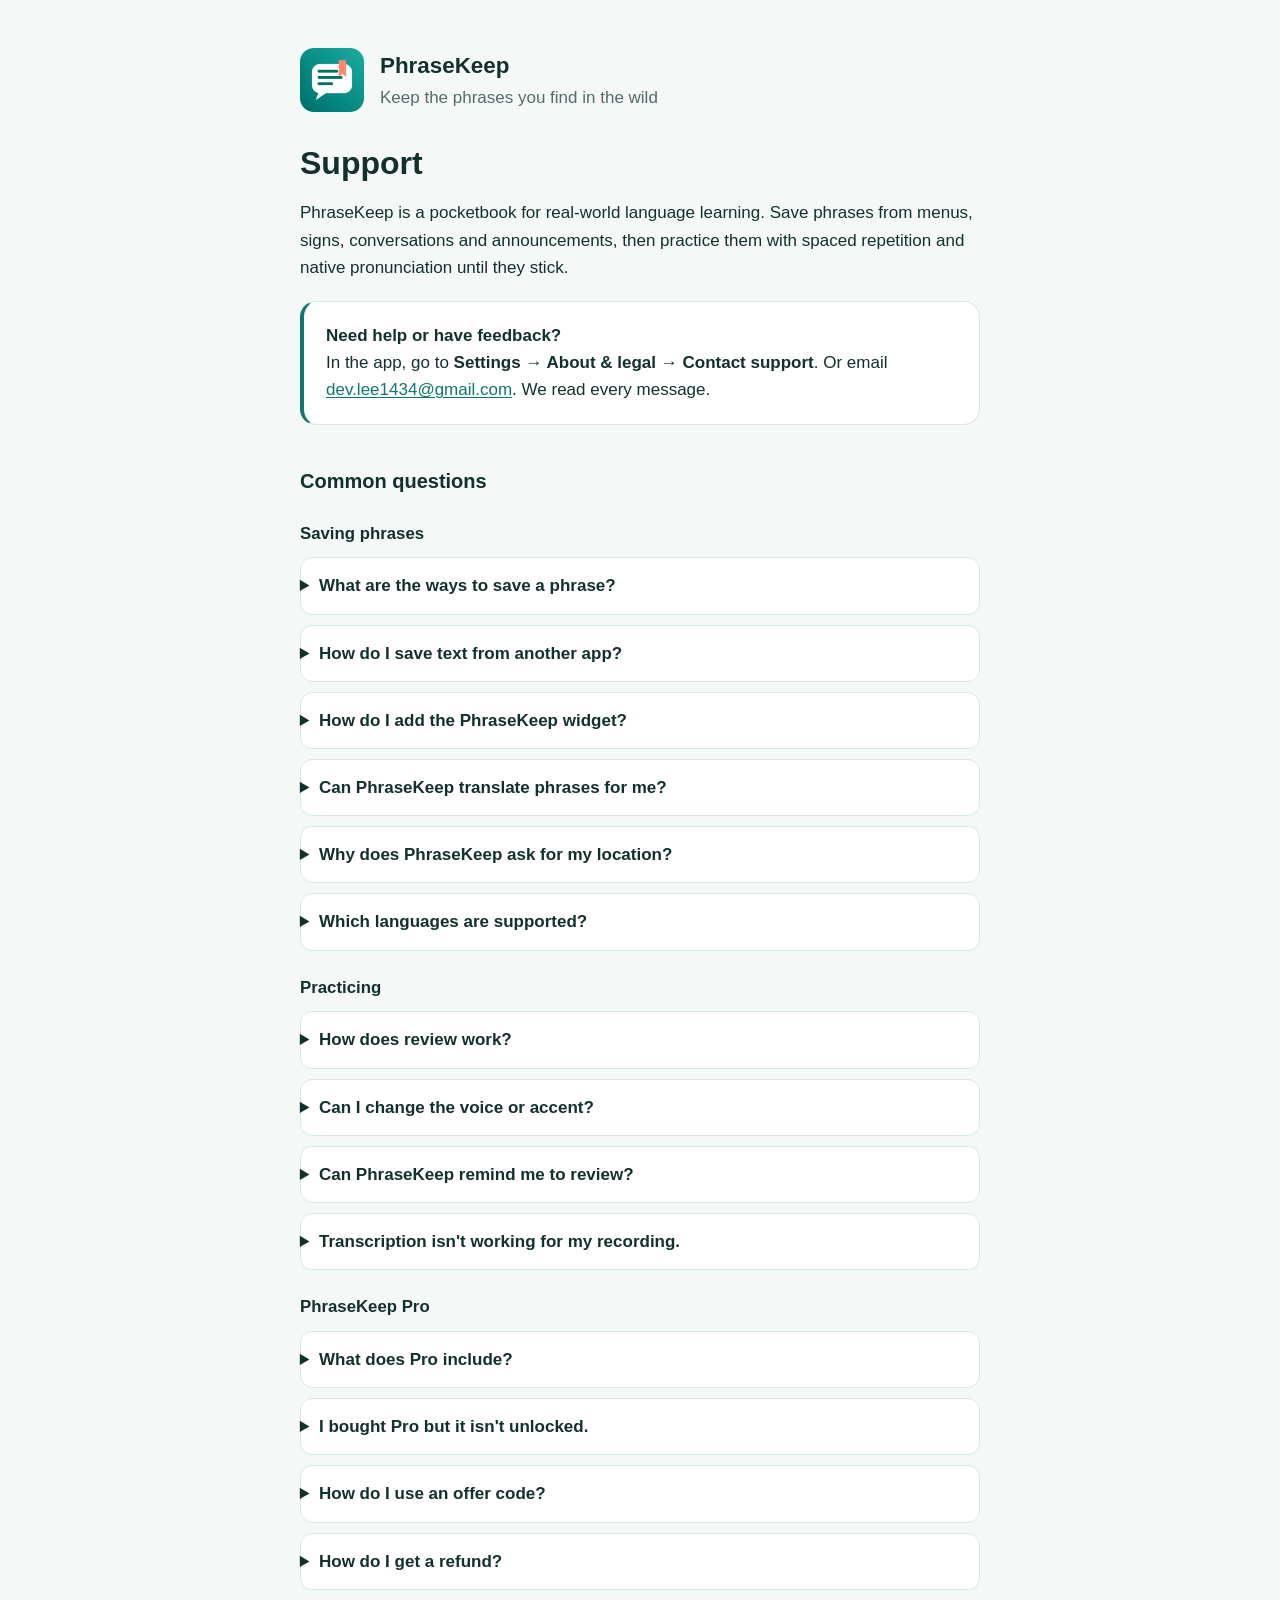
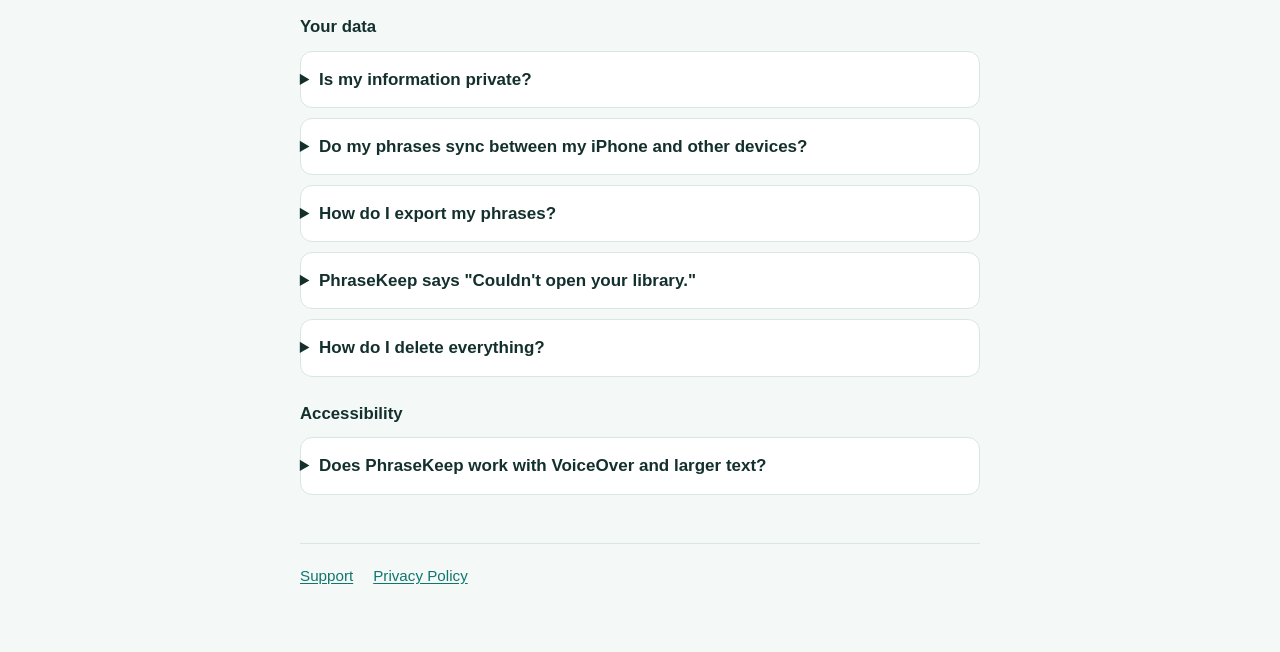
<file: index.html>
<!doctype html>
<html lang="en">
<head>
  <meta charset="utf-8">
  <meta name="viewport" content="width=device-width, initial-scale=1">
  <title>PhraseKeep – Support</title>
  <meta name="description" content="Help and answers for PhraseKeep, the pocketbook for phrases you find while living in or traveling to a new country.">
  <meta name="color-scheme" content="light dark">
  <link rel="icon" href="icon.png">
  <link rel="apple-touch-icon" href="icon.png">
  <link rel="stylesheet" href="style.css">
</head>
<body>
<main>
  <header>
    <img src="icon.png" alt="">
    <div>
      <p class="name">PhraseKeep</p>
      <p class="tagline">Keep the phrases you find in the wild</p>
    </div>
  </header>

  <h1>Support</h1>
  <p>PhraseKeep is a pocketbook for real-world language learning. Save phrases from menus, signs, conversations and announcements, then practice them with spaced repetition and native pronunciation until they stick.</p>

  <div class="card">
    <strong>Need help or have feedback?</strong><br>
    In the app, go to <span class="path">Settings → About &amp; legal → Contact support</span>. Or email
    <a href="mailto:dev.lee1434@gmail.com">dev.lee1434@gmail.com</a>. We read every message.
  </div>

  <h2>Common questions</h2>

  <h3>Saving phrases</h3>

  <details>
    <summary>What are the ways to save a phrase?</summary>
    <p>Tap <strong>+</strong> in the top corner and choose:</p>
    <ul>
      <li><strong>Type</strong>: with a bar of accented letters for your language, so you don't need another keyboard.</li>
      <li><strong>Camera</strong> or <strong>Photo</strong>: PhraseKeep reads the text in the picture. Tap the lines you want to keep.</li>
      <li><strong>Listen</strong>: records what you hear and writes it down as you go. The recording is kept so you can replay how a local said it.</li>
      <li><strong>Audio</strong>: pick a voice memo or other audio file to transcribe.</li>
    </ul>
    <p>Each phrase can have a translation, a note, a category (like Dining or Transit) and the place you found it.</p>
  </details>

  <details>
    <summary>How do I save text from another app?</summary>
    <p>Select the text in Safari, Messages, Notes or almost any app, tap <strong>Share</strong>, then <strong>PhraseKeep</strong>. Add a translation if you like and tap Save. The phrase appears in your library the next time you open PhraseKeep.</p>
    <p>Don't see PhraseKeep in the share sheet? Scroll the row of apps to the end, tap <strong>More</strong>, and turn it on.</p>
  </details>

  <details>
    <summary>How do I add the PhraseKeep widget?</summary>
    <p>Touch and hold an empty spot on your Home Screen, tap <strong>Edit → Add Widget</strong>, and choose <strong>PhraseKeep</strong>. There are small, medium and large sizes. To customize one, touch and hold it and tap <strong>Edit Widget</strong>: choose your main capture method (Type, Camera, Photo, Listen or Audio file) and whether to show phrases due and your recent phrases.</p>
  </details>

  <details>
    <summary>Can PhraseKeep translate phrases for me?</summary>
    <p>Yes. Set <span class="path">Settings → Learning &amp; audio → Translate into</span> to your own language, and new phrases are translated automatically using Apple's on-device translation. A language may download once the first time. Anything you type in the translation yourself is never overwritten.</p>
  </details>

  <details>
    <summary>Why does PhraseKeep ask for my location?</summary>
    <p>So it can remember where you found each phrase, like "Boulangerie, Lyon". It's optional: turn it off in <span class="path">Settings → Capture</span>, or decline the permission. Everything else still works.</p>
  </details>

  <details>
    <summary>Which languages are supported?</summary>
    <p>Arabic, Catalan, Chinese (Cantonese, Mandarin Simplified and Traditional), Croatian, Czech, Danish, Dutch (Netherlands and Belgium), English (US, UK, Australia, Canada, India, Ireland, New Zealand and South Africa), Finnish, French (France, Belgium, Canada and Switzerland), German (Germany, Austria and Switzerland), Greek, Hebrew, Hindi, Hungarian, Indonesian, Italian (Italy and Switzerland), Japanese, Korean, Malay, Norwegian, Polish, Portuguese (Brazil and Portugal), Romanian, Russian, Slovak, Spanish (Spain, Mexico, Latin America and the United States), Swedish, Thai, Turkish, Ukrainian and Vietnamese.</p>
    <p>Choose the language you're learning in <span class="path">Settings → Learning &amp; audio</span>. Picking a regional accent means recordings are transcribed for that accent. You can also change the language of any single phrase.</p>
  </details>

  <h3>Practicing</h3>

  <details>
    <summary>How does review work?</summary>
    <p>PhraseKeep uses spaced repetition: phrases come back just before you'd forget them. After each card, tap <strong>Again</strong>, <strong>Hard</strong>, <strong>Good</strong> or <strong>Easy</strong>. Each button shows when you'll see the phrase next. Phrases you miss come back later in the same session.</p>
  </details>

  <details>
    <summary>Can I change the voice or accent?</summary>
    <p>Yes. Go to <span class="path">Settings → Learning &amp; audio → Voice &amp; accent</span> to choose any voice installed for your language, including other regions (for example a Canadian voice for French). PhraseKeep uses your iPhone's built-in voices, so to get more natural ones or more accents, download Enhanced or Premium voices in <span class="path">iOS Settings → Accessibility → Spoken Content → Voices</span>. They appear in PhraseKeep once downloaded. You can also change the speed, and turn on <strong>Auto-play pronunciation in Review</strong>.</p>
  </details>

  <details>
    <summary>Can PhraseKeep remind me to review?</summary>
    <p>Yes. Turn on <span class="path">Settings → Notifications → Daily review reminder</span> and pick a time. You'll only get a reminder on days when phrases are due, with how many are waiting. Tap it to go straight to Review.</p>
  </details>

  <details>
    <summary>Transcription isn't working for my recording.</summary>
    <p>Make sure PhraseKeep can use speech recognition in <span class="path">iOS Settings → PhraseKeep</span>. Some languages are transcribed on your iPhone and others need an internet connection. Your recording is saved either way, so you can type the phrase yourself.</p>
  </details>

  <h3>PhraseKeep Pro</h3>

  <details>
    <summary>What does Pro include?</summary>
    <p>Pro is a one-time purchase, not a subscription. It adds:</p>
    <ul>
      <li>the <strong>pronunciation coach</strong>, which compares your intonation with a native speaker's</li>
      <li><strong>Anki deck export</strong> with audio and photos</li>
      <li>the <strong>Listen</strong> and <strong>Recall</strong> review modes</li>
      <li><strong>unlimited recordings</strong> (the free version keeps up to 25)</li>
    </ul>
    <p>Capturing phrases, your library, Read reviews, the native voice, and CSV and Quizlet export are free.</p>
  </details>

  <details>
    <summary>I bought Pro but it isn't unlocked.</summary>
    <p>Go to <span class="path">Settings → PhraseKeep Pro → Restore purchases</span> while signed in with the Apple Account you used to buy it. Pro is also shared with your Family Sharing group.</p>
  </details>

  <details>
    <summary>How do I use an offer code?</summary>
    <p>Go to <span class="path">Settings → PhraseKeep Pro → Redeem offer code</span>, or tap <strong>Redeem code</strong> on the Pro screen. You can also redeem it in the App Store app from your account page.</p>
  </details>

  <details>
    <summary>How do I get a refund?</summary>
    <p>Purchases are handled by Apple. Request a refund at <a href="https://reportaproblem.apple.com">reportaproblem.apple.com</a>.</p>
  </details>

  <h3>Your data</h3>

  <details>
    <summary>Is my information private?</summary>
    <p>Yes. Your phrases, recordings, photos and places stay on your iPhone and, if iCloud Sync is on, in your own private iCloud, which we can't access. There are no accounts, ads or tracking. The only time anything reaches us is when you contact support. See the <a href="privacy.html">Privacy Policy</a>.</p>
  </details>

  <details>
    <summary>Do my phrases sync between my iPhone and other devices?</summary>
    <p>Yes, with <span class="path">Settings → Data → iCloud Sync</span>, which is on by default. Phrases, recordings and photos sync to every device signed in to the same Apple Account. The status under the switch shows when it last synced, or what's stopping it (for example, not being signed in to iCloud). If you turn it off, your phrases stay on this iPhone.</p>
  </details>

  <details>
    <summary>How do I export my phrases?</summary>
    <p>Go to <span class="path">Settings → Data → Export to Anki, CSV &amp; Quizlet</span>. You can export everything or one language at a time.</p>
  </details>

  <details>
    <summary>PhraseKeep says "Couldn't open your library."</summary>
    <p>Your phrases haven't been deleted, and PhraseKeep has saved a backup copy on your iPhone. Tap <strong>Contact support</strong> on that screen and include the backup if you can, so we can help you get your phrases back. Please don't choose "Start a fresh library" until you've heard from us.</p>
  </details>

  <details>
    <summary>How do I delete everything?</summary>
    <p>Go to <span class="path">Settings → Data → Delete all data</span>. This permanently erases your phrases, recordings, photos and settings, and, if iCloud Sync is on, removes them from iCloud and your other devices too. Pro stays with your Apple Account and can be restored.</p>
  </details>

  <h3>Accessibility</h3>

  <details>
    <summary>Does PhraseKeep work with VoiceOver and larger text?</summary>
    <p>Yes. PhraseKeep supports VoiceOver, Voice Control, Larger Text, Bold Text, Increase Contrast, Differentiate Without Color, Smart Invert and Reduce Motion, and lays out Arabic and Hebrew right to left. You can choose Light, Dark or Automatic appearance and turn off vibrations in <span class="path">Settings → Display &amp; feedback</span>. If something is hard to use, please tell us.</p>
  </details>

  <nav aria-label="Site">
    <a href="index.html" aria-current="page">Support</a>
    <a href="privacy.html">Privacy Policy</a>
  </nav>
</main>
</body>
</html>
</file>
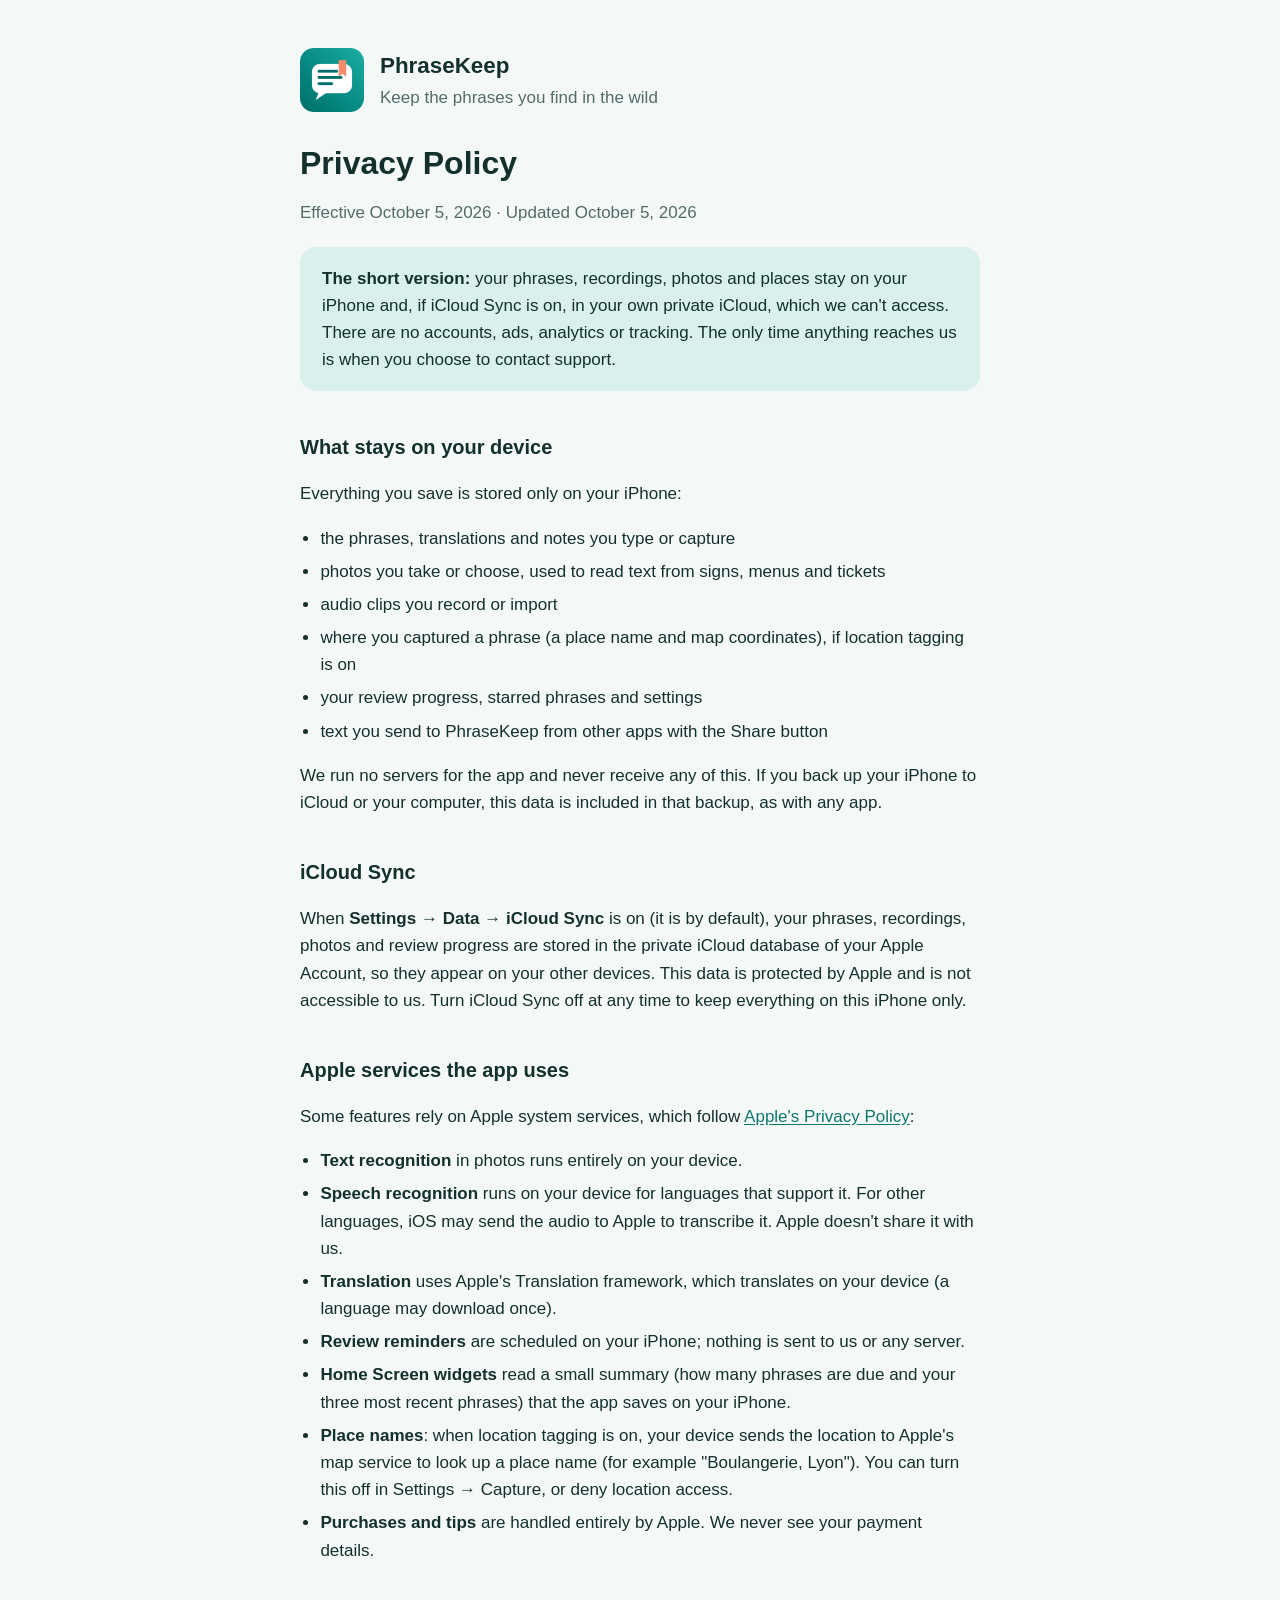
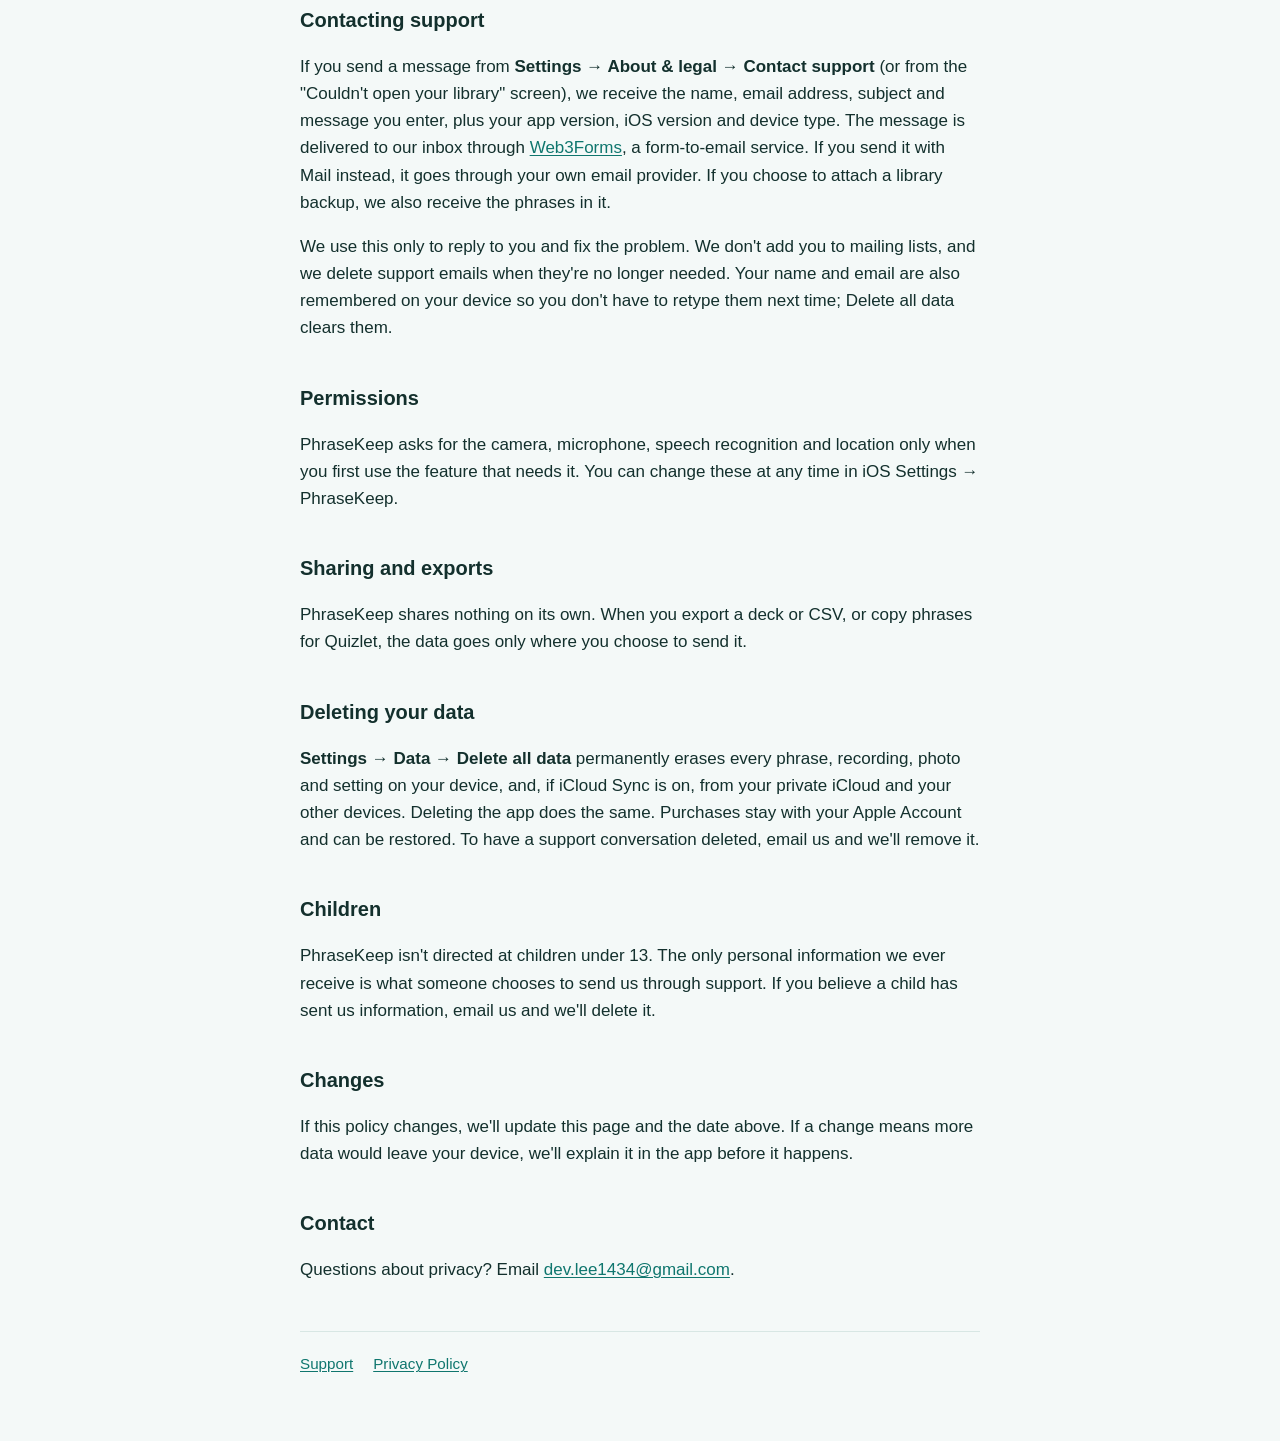
<file: privacy.html>
<!doctype html>
<html lang="en">
<head>
  <meta charset="utf-8">
  <meta name="viewport" content="width=device-width, initial-scale=1">
  <title>PhraseKeep – Privacy Policy</title>
  <meta name="description" content="How PhraseKeep handles your information: your phrases stay on your iPhone.">
  <meta name="color-scheme" content="light dark">
  <link rel="icon" href="icon.png">
  <link rel="apple-touch-icon" href="icon.png">
  <link rel="stylesheet" href="style.css">
</head>
<body>
<main>
  <header>
    <img src="icon.png" alt="">
    <div>
      <p class="name">PhraseKeep</p>
      <p class="tagline">Keep the phrases you find in the wild</p>
    </div>
  </header>

  <h1>Privacy Policy</h1>
  <p class="muted">Effective October 5, 2026 · Updated October 5, 2026</p>

  <div class="callout">
    <p style="margin:0"><strong>The short version:</strong> your phrases, recordings, photos and places stay on your iPhone and, if iCloud Sync is on, in your own private iCloud, which we can't access. There are no accounts, ads, analytics or tracking. The only time anything reaches us is when you choose to contact support.</p>
  </div>

  <h2>What stays on your device</h2>
  <p>Everything you save is stored only on your iPhone:</p>
  <ul>
    <li>the phrases, translations and notes you type or capture</li>
    <li>photos you take or choose, used to read text from signs, menus and tickets</li>
    <li>audio clips you record or import</li>
    <li>where you captured a phrase (a place name and map coordinates), if location tagging is on</li>
    <li>your review progress, starred phrases and settings</li>
    <li>text you send to PhraseKeep from other apps with the Share button</li>
  </ul>
  <p>We run no servers for the app and never receive any of this. If you back up your iPhone to iCloud or your computer, this data is included in that backup, as with any app.</p>

  <h2>iCloud Sync</h2>
  <p>When <strong>Settings → Data → iCloud Sync</strong> is on (it is by default), your phrases, recordings, photos and review progress are stored in the private iCloud database of your Apple Account, so they appear on your other devices. This data is protected by Apple and is not accessible to us. Turn iCloud Sync off at any time to keep everything on this iPhone only.</p>

  <h2>Apple services the app uses</h2>
  <p>Some features rely on Apple system services, which follow <a href="https://www.apple.com/legal/privacy/">Apple's Privacy Policy</a>:</p>
  <ul>
    <li><strong>Text recognition</strong> in photos runs entirely on your device.</li>
    <li><strong>Speech recognition</strong> runs on your device for languages that support it. For other languages, iOS may send the audio to Apple to transcribe it. Apple doesn't share it with us.</li>
    <li><strong>Translation</strong> uses Apple's Translation framework, which translates on your device (a language may download once).</li>
    <li><strong>Review reminders</strong> are scheduled on your iPhone; nothing is sent to us or any server.</li>
    <li><strong>Home Screen widgets</strong> read a small summary (how many phrases are due and your three most recent phrases) that the app saves on your iPhone.</li>
    <li><strong>Place names</strong>: when location tagging is on, your device sends the location to Apple's map service to look up a place name (for example "Boulangerie, Lyon"). You can turn this off in Settings → Capture, or deny location access.</li>
    <li><strong>Purchases and tips</strong> are handled entirely by Apple. We never see your payment details.</li>
  </ul>

  <h2>Contacting support</h2>
  <p>If you send a message from <strong>Settings → About &amp; legal → Contact support</strong> (or from the "Couldn't open your library" screen), we receive the name, email address, subject and message you enter, plus your app version, iOS version and device type. The message is delivered to our inbox through <a href="https://web3forms.com">Web3Forms</a>, a form-to-email service. If you send it with Mail instead, it goes through your own email provider. If you choose to attach a library backup, we also receive the phrases in it.</p>
  <p>We use this only to reply to you and fix the problem. We don't add you to mailing lists, and we delete support emails when they're no longer needed. Your name and email are also remembered on your device so you don't have to retype them next time; Delete all data clears them.</p>

  <h2>Permissions</h2>
  <p>PhraseKeep asks for the camera, microphone, speech recognition and location only when you first use the feature that needs it. You can change these at any time in iOS Settings → PhraseKeep.</p>

  <h2>Sharing and exports</h2>
  <p>PhraseKeep shares nothing on its own. When you export a deck or CSV, or copy phrases for Quizlet, the data goes only where you choose to send it.</p>

  <h2>Deleting your data</h2>
  <p><strong>Settings → Data → Delete all data</strong> permanently erases every phrase, recording, photo and setting on your device, and, if iCloud Sync is on, from your private iCloud and your other devices. Deleting the app does the same. Purchases stay with your Apple Account and can be restored. To have a support conversation deleted, email us and we'll remove it.</p>

  <h2>Children</h2>
  <p>PhraseKeep isn't directed at children under 13. The only personal information we ever receive is what someone chooses to send us through support. If you believe a child has sent us information, email us and we'll delete it.</p>

  <h2>Changes</h2>
  <p>If this policy changes, we'll update this page and the date above. If a change means more data would leave your device, we'll explain it in the app before it happens.</p>

  <h2>Contact</h2>
  <p>Questions about privacy? Email <a href="mailto:dev.lee1434@gmail.com">dev.lee1434@gmail.com</a>.</p>

  <nav aria-label="Site">
    <a href="index.html">Support</a>
    <a href="privacy.html" aria-current="page">Privacy Policy</a>
  </nav>
</main>
</body>
</html>
</file>
<file: style.css>
:root {
  --bg: #f4f9f8;
  --surface: #ffffff;
  --text: #13302d;
  --muted: #536b68;
  --accent: #0f766e;        /* PhraseKeep teal: 5.5:1 on white */
  --accent-soft: #d9f0ec;
  --border: #d8e7e4;
  --coral: #f2735a;
}

@media (prefers-color-scheme: dark) {
  :root {
    --bg: #0e1918;
    --surface: #162423;
    --text: #e5f1ef;
    --muted: #9fb5b2;
    --accent: #2dd4bf;      /* 10:1 on the dark background */
    --accent-soft: #1b3a36;
    --border: #253e3b;
  }
}

* { box-sizing: border-box; }

body {
  margin: 0;
  background: var(--bg);
  color: var(--text);
  font: 17px/1.6 -apple-system, BlinkMacSystemFont, "SF Pro Text", "Segoe UI", Roboto, sans-serif;
  -webkit-text-size-adjust: 100%;
}

main {
  max-width: 720px;
  margin: 0 auto;
  padding: 48px 20px 64px;
}

header {
  display: flex;
  align-items: center;
  gap: 16px;
  margin-bottom: 32px;
}

header img {
  width: 64px;
  height: 64px;
  border-radius: 14px;
  flex-shrink: 0;
}

header .name {
  font-size: 1.4rem;
  font-weight: 700;
  margin: 0;
}

header .tagline {
  margin: 0;
  color: var(--muted);
}

h1 { font-size: 2rem; line-height: 1.2; margin: 0 0 8px; }
h2 { font-size: 1.25rem; margin: 40px 0 8px; }
h3 { font-size: 1.05rem; margin: 24px 0 4px; }

p, li { color: var(--text); }
.muted { color: var(--muted); }

a { color: var(--accent); text-underline-offset: 2px; }
a:focus-visible { outline: 3px solid var(--accent); outline-offset: 2px; border-radius: 4px; }

.card {
  background: var(--surface);
  border: 1px solid var(--border);
  border-left: 4px solid var(--accent);
  border-radius: 16px;
  padding: 20px 22px;
  margin: 20px 0;
}

.callout {
  background: var(--accent-soft);
  border-radius: 16px;
  padding: 18px 22px;
  margin: 20px 0;
}

.path { font-weight: 600; white-space: nowrap; }

details {
  background: var(--surface);
  border: 1px solid var(--border);
  border-radius: 12px;
  margin: 10px 0;
  padding: 0 18px;
}

summary {
  cursor: pointer;
  font-weight: 600;
  padding: 14px 0;
  list-style-position: outside;
}

details[open] summary { border-bottom: 1px solid var(--border); margin-bottom: 4px; }
details > *:last-child { margin-bottom: 14px; }

nav {
  display: flex;
  flex-wrap: wrap;
  gap: 20px;
  margin-top: 48px;
  padding-top: 20px;
  border-top: 1px solid var(--border);
  font-size: 0.95rem;
}

ul { padding-left: 1.2em; }
li { margin: 6px 0; }

@media (prefers-reduced-motion: no-preference) {
  html { scroll-behavior: smooth; }
}
</file>
